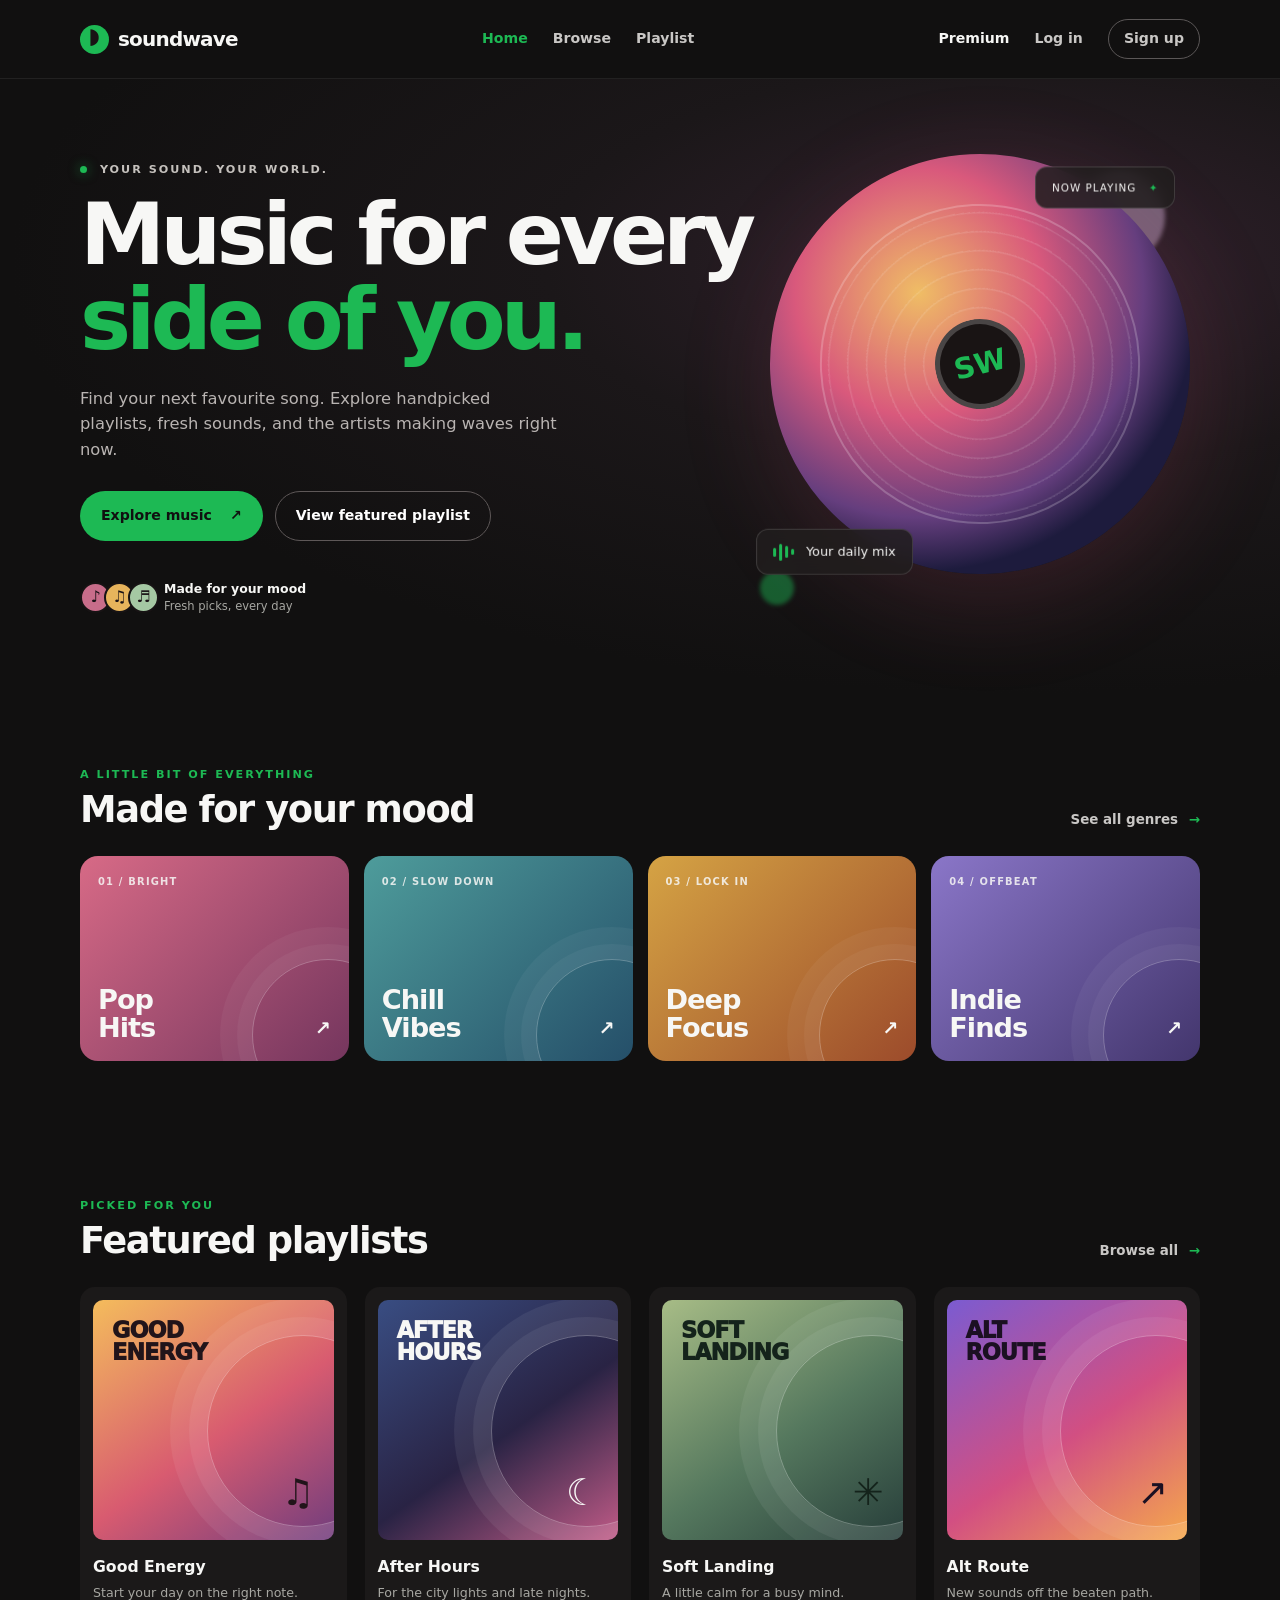
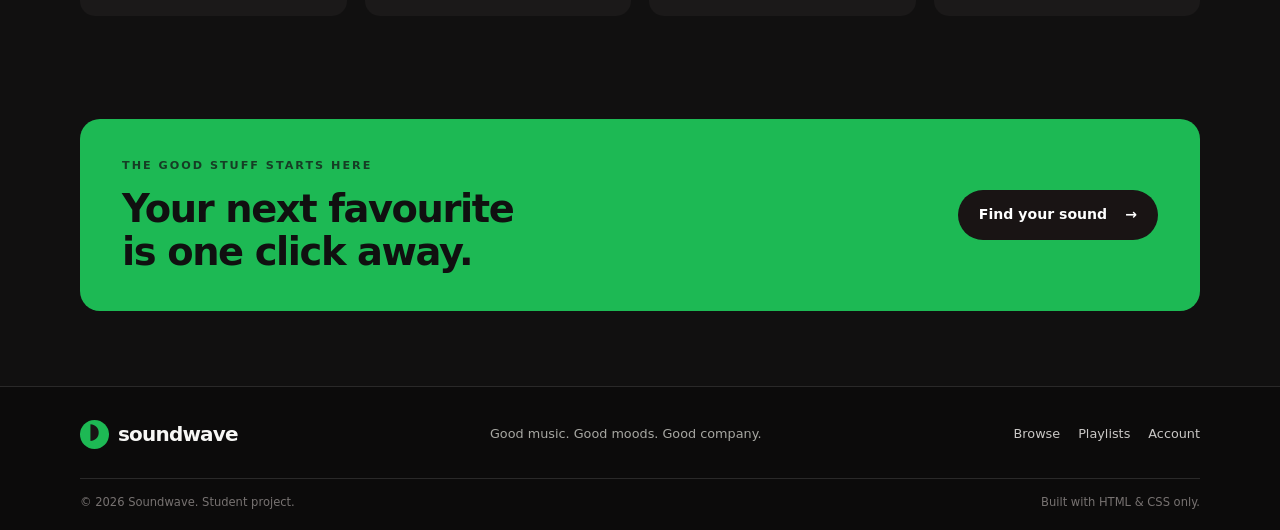
<file: index.html>
<!DOCTYPE html>
<html lang="en">
<head>
  <meta charset="UTF-8">
  <meta name="viewport" content="width=device-width, initial-scale=1.0">
  <meta name="description" content="Soundwave — discover playlists, artists, and music for every mood.">
  <title>Soundwave | Home</title>
  <link rel="stylesheet" href="style.css">
</head>
<body>
  <header class="site-header">
    <nav class="navbar container" aria-label="Main navigation">
      <a class="brand" href="index.html" aria-label="Soundwave home"><span class="brand-mark">◖</span> soundwave</a>
      <div class="nav-links">
        <a class="active" href="index.html">Home</a>
        <a href="browse.html">Browse</a>
        <a href="playlist.html">Playlist</a>
      </div>
      <div class="nav-actions"><a class="nav-premium" href="browse.html">Premium</a><a href="login.html">Log in</a><a class="signup-link" href="login.html">Sign up</a></div>
    </nav>
  </header>

  <main>
    <section class="hero">
      <div class="hero-orb orb-one"></div><div class="hero-orb orb-two"></div>
      <div class="container hero-content">
        <p class="eyebrow"><span class="live-dot"></span> YOUR SOUND. YOUR WORLD.</p>
        <h1>Music for every<br><span>side of you.</span></h1>
        <p class="hero-copy">Find your next favourite song. Explore handpicked playlists, fresh sounds, and the artists making waves right now.</p>
        <div class="hero-actions"><a class="button button-green" href="browse.html">Explore music <span aria-hidden="true">↗</span></a><a class="button button-outline" href="playlist.html">View featured playlist</a></div>
        <div class="hero-note"><span class="avatar-stack"><i>♪</i><i>♫</i><i>♬</i></span><span><strong>Made for your mood</strong><small>Fresh picks, every day</small></span></div>
      </div>
      <div class="hero-art" role="img" aria-label="Abstract colorful album artwork">
        <div class="art-disc"><div class="disc-center">SW</div></div>
        <div class="floating-tag tag-top">NOW PLAYING <b>✦</b></div>
        <div class="floating-tag tag-bottom"><span class="equalizer"><i></i><i></i><i></i><i></i></span> Your daily mix</div>
      </div>
    </section>

    <section class="section container">
      <div class="section-heading"><div><p class="eyebrow green-text">A LITTLE BIT OF EVERYTHING</p><h2>Made for your mood</h2></div><a class="text-link" href="browse.html">See all genres <span>→</span></a></div>
      <div class="genre-grid">
        <a class="genre-card genre-pop" href="browse.html"><span>01 / BRIGHT</span><strong>Pop<br>Hits</strong><b>↗</b></a>
        <a class="genre-card genre-chill" href="browse.html"><span>02 / SLOW DOWN</span><strong>Chill<br>Vibes</strong><b>↗</b></a>
        <a class="genre-card genre-focus" href="browse.html"><span>03 / LOCK IN</span><strong>Deep<br>Focus</strong><b>↗</b></a>
        <a class="genre-card genre-indie" href="browse.html"><span>04 / OFFBEAT</span><strong>Indie<br>Finds</strong><b>↗</b></a>
      </div>
    </section>

    <section class="section container">
      <div class="section-heading"><div><p class="eyebrow green-text">PICKED FOR YOU</p><h2>Featured playlists</h2></div><a class="text-link" href="browse.html">Browse all <span>→</span></a></div>
      <div class="playlist-grid">
        <a class="playlist-card" href="playlist.html"><div class="cover cover-sunrise"><span>GOOD<br>ENERGY</span><i>♫</i></div><h3>Good Energy</h3><p>Start your day on the right note.</p></a>
        <a class="playlist-card" href="playlist.html"><div class="cover cover-midnight"><span>AFTER<br>HOURS</span><i>☾</i></div><h3>After Hours</h3><p>For the city lights and late nights.</p></a>
        <a class="playlist-card" href="playlist.html"><div class="cover cover-earth"><span>SOFT<br>LANDING</span><i>✳</i></div><h3>Soft Landing</h3><p>A little calm for a busy mind.</p></a>
        <a class="playlist-card" href="playlist.html"><div class="cover cover-electric"><span>ALT<br>ROUTE</span><i>↗</i></div><h3>Alt Route</h3><p>New sounds off the beaten path.</p></a>
      </div>
    </section>

    <section class="cta container"><div><p class="eyebrow">THE GOOD STUFF STARTS HERE</p><h2>Your next favourite<br>is one click away.</h2></div><a class="button button-dark" href="browse.html">Find your sound <span>→</span></a></section>
  </main>

  <footer class="site-footer"><div class="container footer-main"><a class="brand" href="index.html"><span class="brand-mark">◖</span> soundwave</a><p>Good music. Good moods. Good company.</p><div class="footer-links"><a href="browse.html">Browse</a><a href="playlist.html">Playlists</a><a href="login.html">Account</a></div></div><div class="container footer-bottom"><span>© 2026 Soundwave. Student project.</span><span>Built with HTML & CSS only.</span></div></footer>
</body>
</html>
</file>
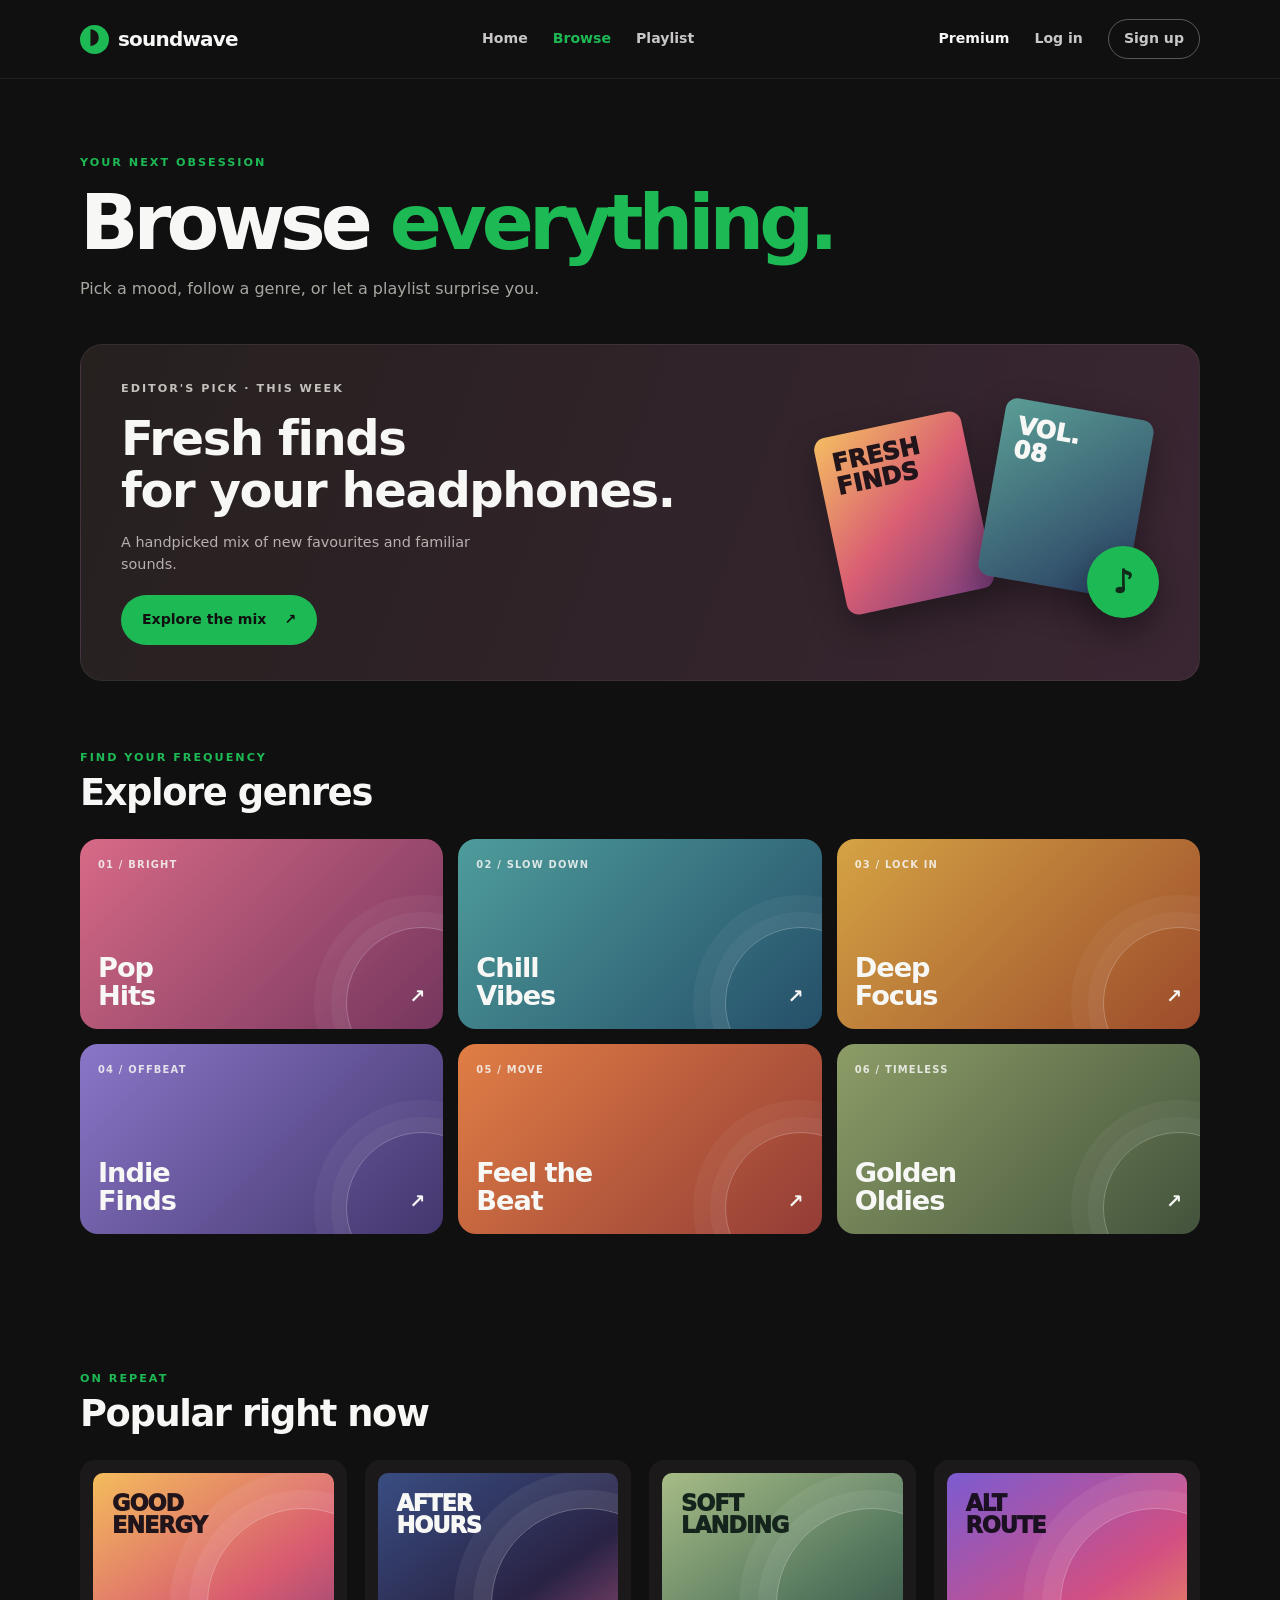
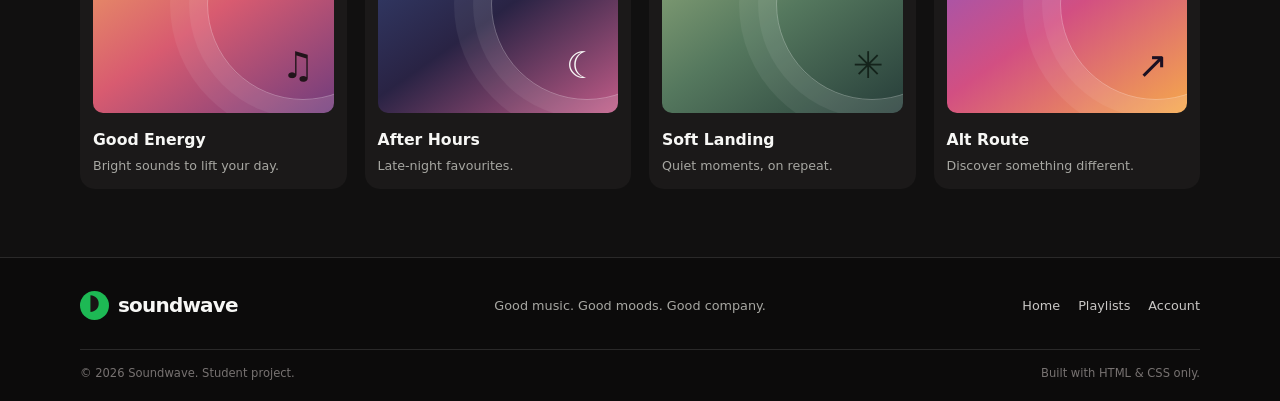
<file: browse.html>
<!DOCTYPE html>
<html lang="en">
<head>
  <meta charset="UTF-8"><meta name="viewport" content="width=device-width, initial-scale=1.0">
  <meta name="description" content="Browse genres and curated playlists on Soundwave.">
  <title>Browse Music | Soundwave</title><link rel="stylesheet" href="style.css">
</head>
<body>
<header class="site-header"><nav class="navbar container" aria-label="Main navigation">
  <a class="brand" href="index.html"><span class="brand-mark">◖</span> soundwave</a>
  <div class="nav-links"><a href="index.html">Home</a><a class="active" href="browse.html">Browse</a><a href="playlist.html">Playlist</a></div>
  <div class="nav-actions"><a class="nav-premium" href="browse.html">Premium</a><a href="login.html">Log in</a><a class="signup-link" href="login.html">Sign up</a></div>
</nav></header>
<main class="container page-main">
  <section class="page-intro"><p class="eyebrow green-text">YOUR NEXT OBSESSION</p><h1>Browse <span>everything.</span></h1><p>Pick a mood, follow a genre, or let a playlist surprise you.</p></section>
  <section class="browse-feature">
    <div><p class="eyebrow">EDITOR'S PICK · THIS WEEK</p><h2>Fresh finds<br>for your headphones.</h2><p>A handpicked mix of new favourites and familiar sounds.</p><a class="button button-green" href="playlist.html">Explore the mix <span>↗</span></a></div>
    <div class="feature-collage" aria-label="Decorative album artwork"><div class="collage-card collage-a">FRESH<br>FINDS</div><div class="collage-card collage-b">VOL.<br>08</div><div class="collage-card collage-c">♪</div></div>
  </section>
  <section class="section">
    <div class="section-heading"><div><p class="eyebrow green-text">FIND YOUR FREQUENCY</p><h2>Explore genres</h2></div></div>
    <div class="genre-grid browse-genres">
      <a class="genre-card genre-pop" href="playlist.html"><span>01 / BRIGHT</span><strong>Pop<br>Hits</strong><b>↗</b></a>
      <a class="genre-card genre-chill" href="playlist.html"><span>02 / SLOW DOWN</span><strong>Chill<br>Vibes</strong><b>↗</b></a>
      <a class="genre-card genre-focus" href="playlist.html"><span>03 / LOCK IN</span><strong>Deep<br>Focus</strong><b>↗</b></a>
      <a class="genre-card genre-indie" href="playlist.html"><span>04 / OFFBEAT</span><strong>Indie<br>Finds</strong><b>↗</b></a>
      <a class="genre-card genre-rhythm" href="playlist.html"><span>05 / MOVE</span><strong>Feel the<br>Beat</strong><b>↗</b></a>
      <a class="genre-card genre-classic" href="playlist.html"><span>06 / TIMELESS</span><strong>Golden<br>Oldies</strong><b>↗</b></a>
    </div>
  </section>
  <section class="section">
    <div class="section-heading"><div><p class="eyebrow green-text">ON REPEAT</p><h2>Popular right now</h2></div></div>
    <div class="playlist-grid">
      <a class="playlist-card" href="playlist.html"><div class="cover cover-sunrise"><span>GOOD<br>ENERGY</span><i>♫</i></div><h3>Good Energy</h3><p>Bright sounds to lift your day.</p></a>
      <a class="playlist-card" href="playlist.html"><div class="cover cover-midnight"><span>AFTER<br>HOURS</span><i>☾</i></div><h3>After Hours</h3><p>Late-night favourites.</p></a>
      <a class="playlist-card" href="playlist.html"><div class="cover cover-earth"><span>SOFT<br>LANDING</span><i>✳</i></div><h3>Soft Landing</h3><p>Quiet moments, on repeat.</p></a>
      <a class="playlist-card" href="playlist.html"><div class="cover cover-electric"><span>ALT<br>ROUTE</span><i>↗</i></div><h3>Alt Route</h3><p>Discover something different.</p></a>
    </div>
  </section>
</main>
<footer class="site-footer"><div class="container footer-main"><a class="brand" href="index.html"><span class="brand-mark">◖</span> soundwave</a><p>Good music. Good moods. Good company.</p><div class="footer-links"><a href="index.html">Home</a><a href="playlist.html">Playlists</a><a href="login.html">Account</a></div></div><div class="container footer-bottom"><span>© 2026 Soundwave. Student project.</span><span>Built with HTML & CSS only.</span></div></footer>
</body></html>
</file>
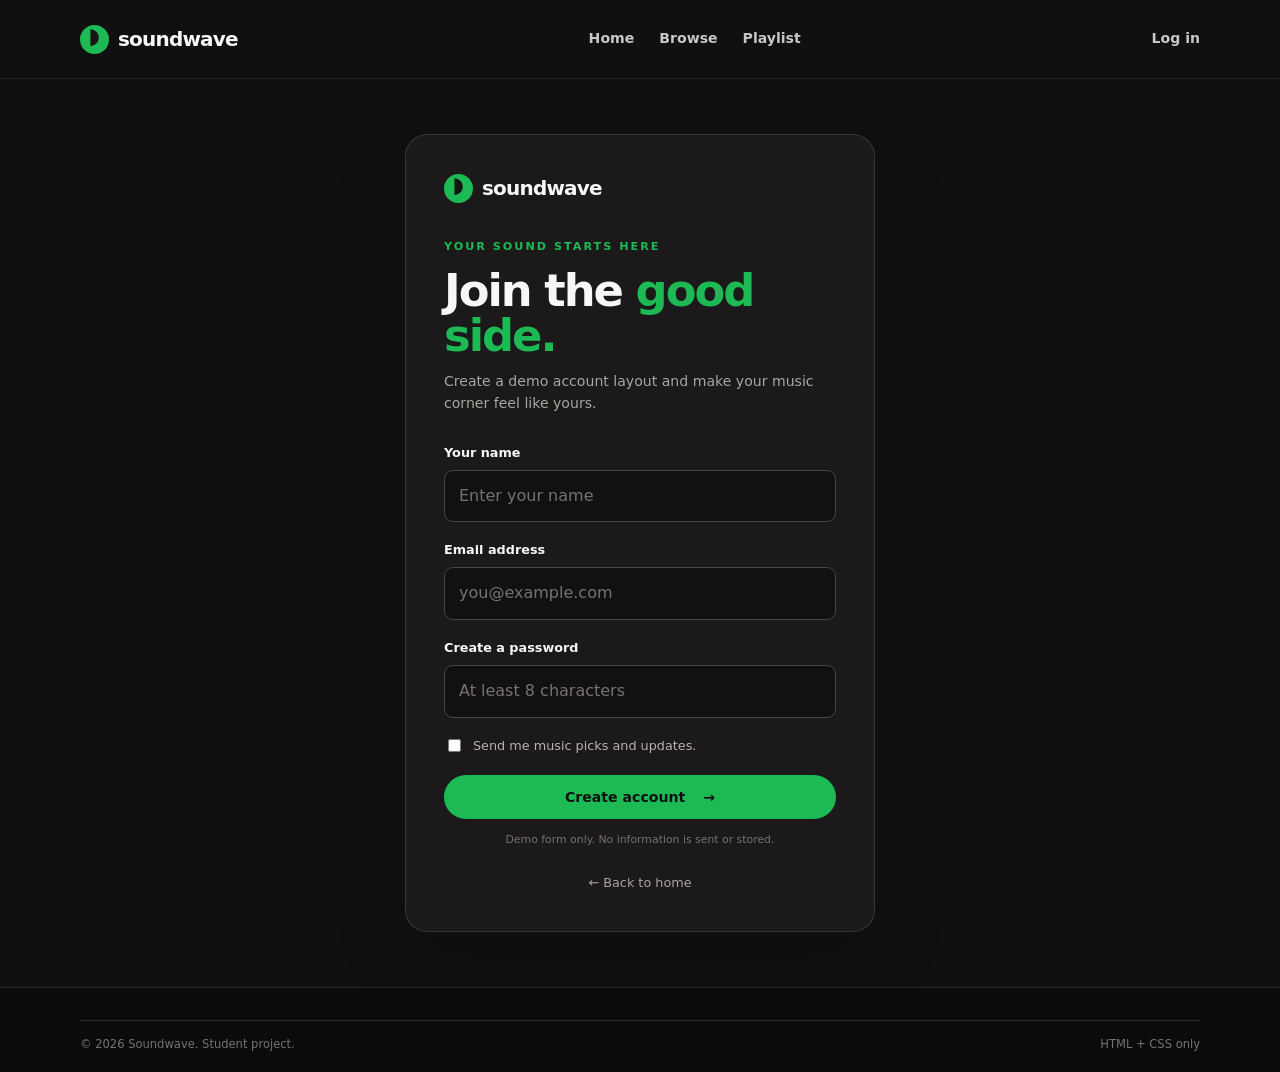
<file: login.html>
<!DOCTYPE html>
<html lang="en">
<head><meta charset="UTF-8"><meta name="viewport" content="width=device-width, initial-scale=1.0"><title>Join Soundwave</title><link rel="stylesheet" href="style.css"></head>
<body class="login-page">
<header class="site-header"><nav class="navbar container" aria-label="Main navigation"><a class="brand" href="index.html"><span class="brand-mark">◖</span> soundwave</a><div class="nav-links"><a href="index.html">Home</a><a href="browse.html">Browse</a><a href="playlist.html">Playlist</a></div><div class="nav-actions"><a href="login.html">Log in</a></div></nav></header>
<main class="login-main container"><section class="login-card"><a class="brand login-brand" href="index.html"><span class="brand-mark">◖</span> soundwave</a><p class="eyebrow green-text">YOUR SOUND STARTS HERE</p><h1>Join the <span>good side.</span></h1><p class="login-subtitle">Create a demo account layout and make your music corner feel like yours.</p>
<form action="#" method="get" class="signup-form">
<label for="full-name">Your name</label><input type="text" id="full-name" name="name" placeholder="Enter your name" required>
<label for="email">Email address</label><input type="email" id="email" name="email" placeholder="you@example.com" required>
<label for="password">Create a password</label><input type="password" id="password" name="password" placeholder="At least 8 characters" minlength="8" required>
<label class="check-label"><input type="checkbox" name="updates"> Send me music picks and updates.</label>
<button class="button button-green form-button" type="submit">Create account <span>→</span></button>
<p class="form-disclaimer">Demo form only. No information is sent or stored.</p>
</form><p class="back-home"><a href="index.html">← Back to home</a></p></section></main>
<footer class="site-footer"><div class="container footer-bottom"><span>© 2026 Soundwave. Student project.</span><span>HTML + CSS only</span></div></footer>
</body></html>
</file>
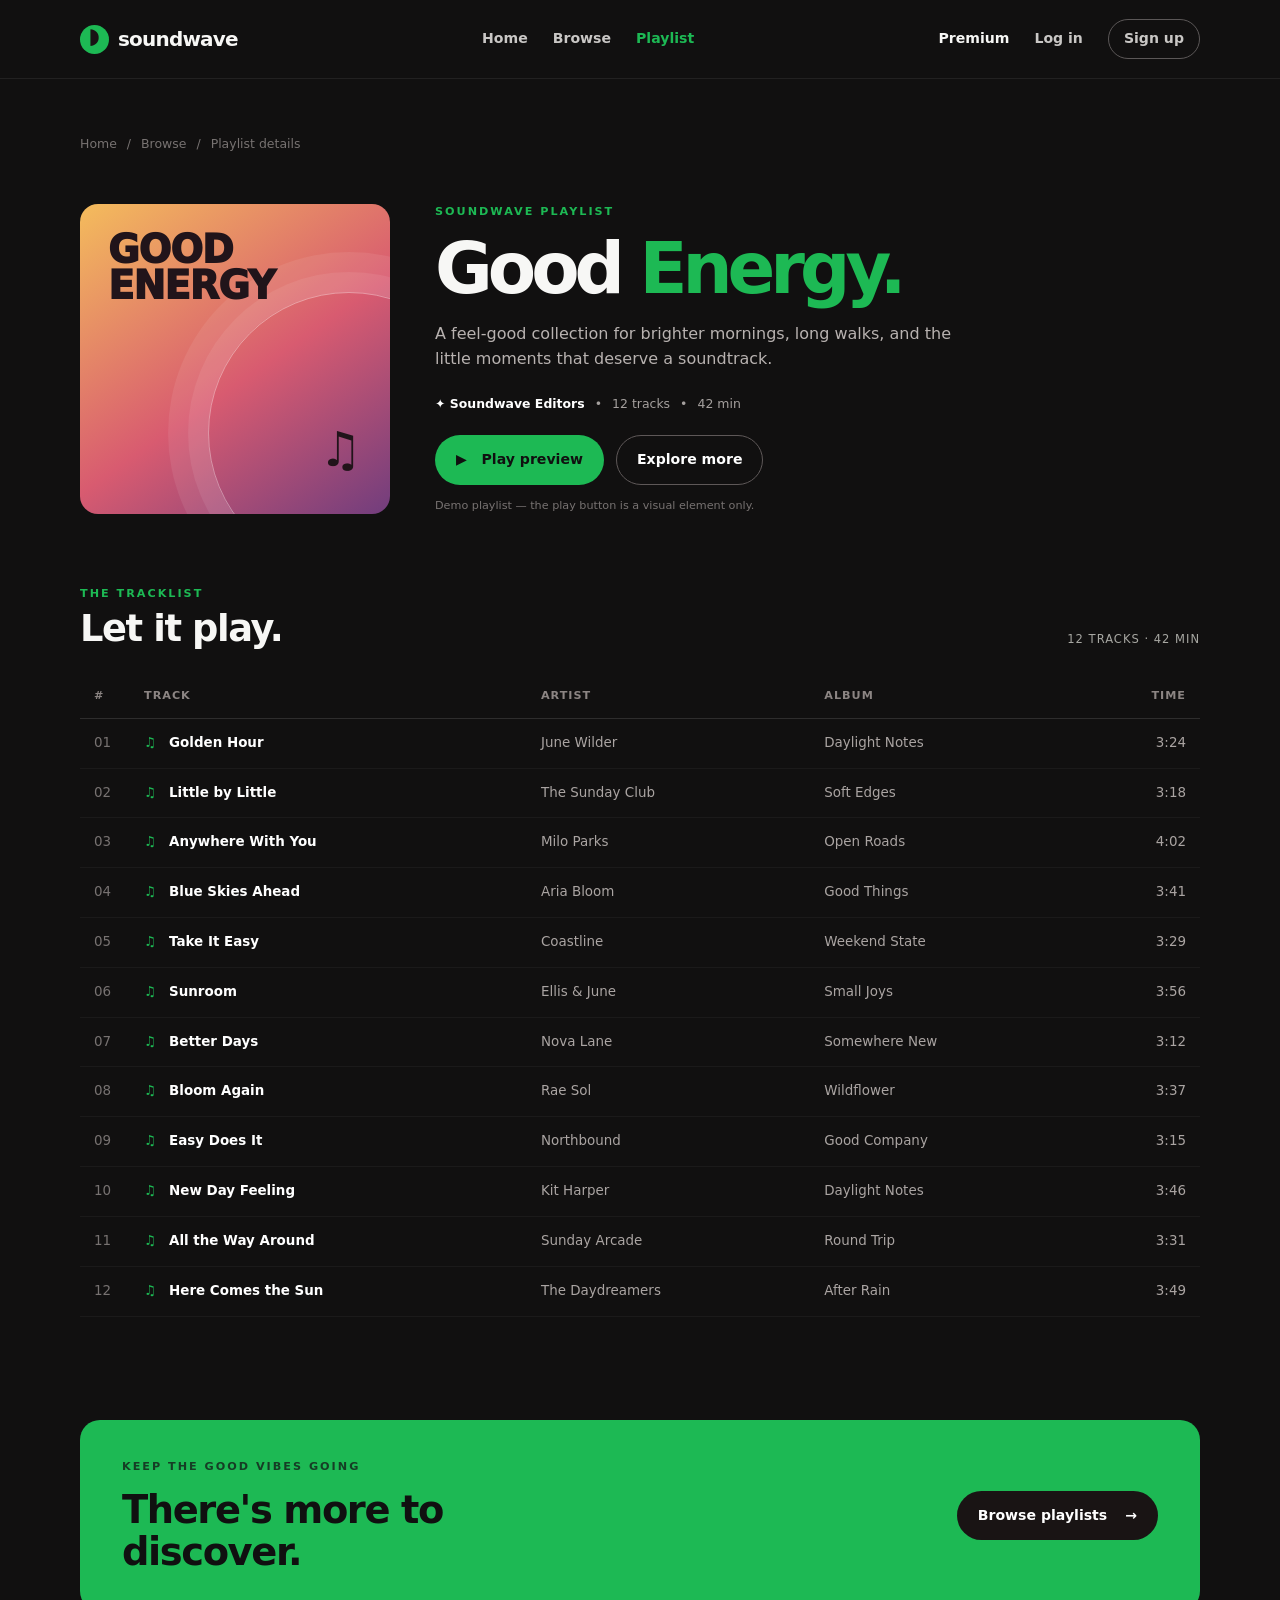
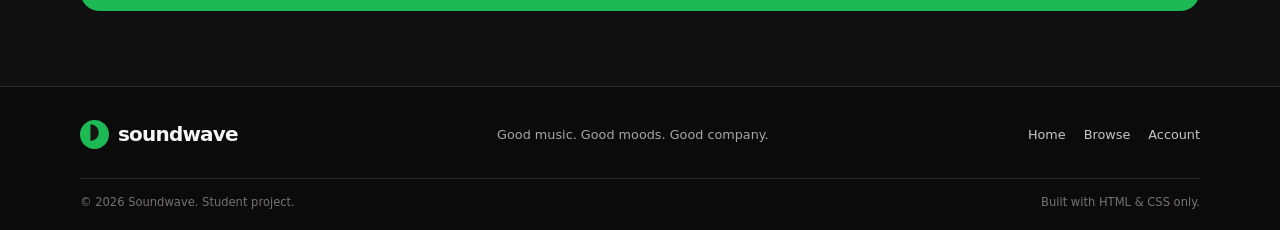
<file: playlist.html>
<!DOCTYPE html>
<html lang="en">
<head>
  <meta charset="UTF-8"><meta name="viewport" content="width=device-width, initial-scale=1.0">
  <meta name="description" content="View the Good Energy playlist on Soundwave.">
  <title>Good Energy Playlist | Soundwave</title><link rel="stylesheet" href="style.css">
</head>
<body>
<header class="site-header"><nav class="navbar container" aria-label="Main navigation">
  <a class="brand" href="index.html"><span class="brand-mark">◖</span> soundwave</a>
  <div class="nav-links"><a href="index.html">Home</a><a href="browse.html">Browse</a><a class="active" href="playlist.html">Playlist</a></div>
  <div class="nav-actions"><a class="nav-premium" href="browse.html">Premium</a><a href="login.html">Log in</a><a class="signup-link" href="login.html">Sign up</a></div>
</nav></header>
<main class="container page-main">
  <div class="breadcrumb"><a href="index.html">Home</a><span>/</span><a href="browse.html">Browse</a><span>/</span><span>Playlist details</span></div>
  <section class="playlist-hero">
    <div class="playlist-cover-large cover-sunrise"><span>GOOD<br>ENERGY</span><i>♫</i></div>
    <div class="playlist-info"><p class="eyebrow green-text">SOUNDWAVE PLAYLIST</p><h1>Good <span>Energy.</span></h1><p class="playlist-description">A feel-good collection for brighter mornings, long walks, and the little moments that deserve a soundtrack.</p><div class="playlist-meta"><span>✦ Soundwave Editors</span><span>•</span><span>12 tracks</span><span>•</span><span>42 min</span></div><div class="playlist-buttons"><a class="button button-green" href="#tracks">▶ &nbsp; Play preview</a><a class="button button-outline" href="browse.html">Explore more</a></div><p class="tiny-note">Demo playlist — the play button is a visual element only.</p></div>
  </section>
  <section class="section track-section" id="tracks">
    <div class="section-heading"><div><p class="eyebrow green-text">THE TRACKLIST</p><h2>Let it play.</h2></div><span class="track-count">12 TRACKS · 42 MIN</span></div>
    <div class="track-table-wrap"><table class="track-table"><thead><tr><th>#</th><th>Track</th><th>Artist</th><th>Album</th><th class="duration">Time</th></tr></thead><tbody>
      <tr><td>01</td><td><span class="track-symbol">♫</span><strong>Golden Hour</strong></td><td>June Wilder</td><td>Daylight Notes</td><td class="duration">3:24</td></tr>
      <tr><td>02</td><td><span class="track-symbol">♫</span><strong>Little by Little</strong></td><td>The Sunday Club</td><td>Soft Edges</td><td class="duration">3:18</td></tr>
      <tr><td>03</td><td><span class="track-symbol">♫</span><strong>Anywhere With You</strong></td><td>Milo Parks</td><td>Open Roads</td><td class="duration">4:02</td></tr>
      <tr><td>04</td><td><span class="track-symbol">♫</span><strong>Blue Skies Ahead</strong></td><td>Aria Bloom</td><td>Good Things</td><td class="duration">3:41</td></tr>
      <tr><td>05</td><td><span class="track-symbol">♫</span><strong>Take It Easy</strong></td><td>Coastline</td><td>Weekend State</td><td class="duration">3:29</td></tr>
      <tr><td>06</td><td><span class="track-symbol">♫</span><strong>Sunroom</strong></td><td>Ellis & June</td><td>Small Joys</td><td class="duration">3:56</td></tr>
      <tr><td>07</td><td><span class="track-symbol">♫</span><strong>Better Days</strong></td><td>Nova Lane</td><td>Somewhere New</td><td class="duration">3:12</td></tr>
      <tr><td>08</td><td><span class="track-symbol">♫</span><strong>Bloom Again</strong></td><td>Rae Sol</td><td>Wildflower</td><td class="duration">3:37</td></tr>
      <tr><td>09</td><td><span class="track-symbol">♫</span><strong>Easy Does It</strong></td><td>Northbound</td><td>Good Company</td><td class="duration">3:15</td></tr>
      <tr><td>10</td><td><span class="track-symbol">♫</span><strong>New Day Feeling</strong></td><td>Kit Harper</td><td>Daylight Notes</td><td class="duration">3:46</td></tr>
      <tr><td>11</td><td><span class="track-symbol">♫</span><strong>All the Way Around</strong></td><td>Sunday Arcade</td><td>Round Trip</td><td class="duration">3:31</td></tr>
      <tr><td>12</td><td><span class="track-symbol">♫</span><strong>Here Comes the Sun</strong></td><td>The Daydreamers</td><td>After Rain</td><td class="duration">3:49</td></tr>
    </tbody></table></div>
  </section>
  <section class="cta"><div><p class="eyebrow">KEEP THE GOOD VIBES GOING</p><h2>There's more to<br>discover.</h2></div><a class="button button-dark" href="browse.html">Browse playlists <span>→</span></a></section>
</main>
<footer class="site-footer"><div class="container footer-main"><a class="brand" href="index.html"><span class="brand-mark">◖</span> soundwave</a><p>Good music. Good moods. Good company.</p><div class="footer-links"><a href="index.html">Home</a><a href="browse.html">Browse</a><a href="login.html">Account</a></div></div><div class="container footer-bottom"><span>© 2026 Soundwave. Student project.</span><span>Built with HTML & CSS only.</span></div></footer>
</body></html>
</file>
<file: style.css>
/* Soundwave — shared stylesheet | DevCamp 2.0 Task 1 */
:root {
  --green: #1DB954;
  --green-dark: #13833c;
  --black: #191414;
  --ink: #f7f7f5;
  --muted: #a7a7a2;
  --panel: #211e1e;
  --line: rgba(255,255,255,.12);
  --page: #111010;
  --radius: 18px;
}
* { box-sizing: border-box; }
html { scroll-behavior: smooth; }
body { margin: 0; background: var(--page); color: var(--ink); font-family: Inter, ui-sans-serif, system-ui, -apple-system, BlinkMacSystemFont, "Segoe UI", sans-serif; line-height: 1.55; }
a { color: inherit; text-decoration: none; }
a, button { -webkit-tap-highlight-color: transparent; }
.container { width: min(1120px, calc(100% - 48px)); margin-inline: auto; }
.site-header { background: rgba(17,16,16,.96); border-bottom: 1px solid rgba(255,255,255,.07); position: relative; z-index: 2; }
.navbar { min-height: 78px; display: flex; align-items: center; justify-content: space-between; gap: 28px; }
.brand { display: inline-flex; align-items: center; gap: 9px; font-size: 1.25rem; font-weight: 850; letter-spacing: -.8px; white-space: nowrap; }
.brand-mark { width: 29px; height: 29px; display: inline-grid; place-items: center; background: var(--green); color: var(--black); border-radius: 50%; font-size: 1.35rem; line-height: 1; transform: rotate(180deg); }
.nav-links, .nav-actions { display: flex; align-items: center; gap: 25px; font-size: .88rem; font-weight: 650; }
.nav-links a, .nav-actions a, .footer-links a { color: #c9c7c5; transition: color .2s ease; }
.nav-links a:hover, .nav-actions a:hover, .footer-links a:hover { color: var(--green); }
.nav-links .active { color: var(--green); }
.nav-premium { color: var(--ink) !important; }
.signup-link { border: 1px solid #5b5757; padding: 8px 15px; border-radius: 30px; }
.hero { min-height: 570px; position: relative; overflow: hidden; display: flex; align-items: center; background: radial-gradient(ellipse at 80% 30%, #32212d 0%, #1b1719 33%, #111010 70%); }
.hero-content { position: relative; z-index: 1; padding-block: 82px; }
.eyebrow { color: #c5c1bd; font-size: .7rem; letter-spacing: 2px; font-weight: 800; margin: 0 0 14px; }
.green-text { color: var(--green); }
.live-dot { display: inline-block; width: 7px; height: 7px; border-radius: 50%; background: var(--green); margin-right: 7px; box-shadow: 0 0 12px #1db954a8; }
h1, h2, h3, p { margin-top: 0; }
h1 { font-size: clamp(3rem, 6.7vw, 5.7rem); letter-spacing: -5px; line-height: .99; margin-bottom: 24px; font-weight: 850; }
h1 span, .playlist-info h1 span, .login-card h1 span { color: var(--green); }
.hero-copy { max-width: 480px; color: #b9b4b2; font-size: 1.02rem; margin-bottom: 29px; }
.hero-actions, .playlist-buttons { display: flex; flex-wrap: wrap; align-items: center; gap: 12px; }
.button { display: inline-flex; justify-content: center; align-items: center; gap: 18px; border: 1px solid transparent; border-radius: 40px; padding: 13px 20px; font-size: .88rem; font-weight: 800; transition: transform .2s ease, background .2s ease, border-color .2s ease; cursor: pointer; font-family: inherit; }
.button:hover { transform: translateY(-3px); }
.button-green { background: var(--green); color: #101010; }
.button-green:hover { background: #39df72; }
.button-outline { border-color: #5e5858; color: white; background: transparent; }
.button-outline:hover { border-color: var(--green); }
.button-dark { background: var(--black); color: white; }
.button-dark:hover { background: #302a2a; }
.hero-note { display: flex; gap: 12px; align-items: center; margin-top: 38px; }
.hero-note strong, .hero-note small { display: block; }
.hero-note strong { font-size: .78rem; }
.hero-note small { color: var(--muted); font-size: .72rem; }
.avatar-stack { display: flex; }
.avatar-stack i { width: 31px; height: 31px; display: grid; place-items: center; border-radius: 50%; border: 2px solid #171314; margin-right: -7px; font-style: normal; background: #c86d8a; color: #1a1216; }
.avatar-stack i:nth-child(2) { background: #e7b45c; }.avatar-stack i:nth-child(3) { background: #a5c8a3; }
.hero-art { position: absolute; width: 420px; height: 420px; right: max(7%, calc((100vw - 1120px)/2)); top: 75px; border-radius: 50%; background: radial-gradient(circle at 40% 30%, #efbd65, #d9597c 32%, #653e7e 58%, #1d1b3d 72%); box-shadow: 0 25px 100px #bd4b7033; transform: rotate(-14deg); }
.art-disc { position: absolute; width: 76%; height: 76%; border: 2px solid #ffffff35; border-radius: 50%; left: 12%; top: 12%; background: repeating-radial-gradient(circle, transparent 0 17px, #ffffff20 18px 19px); display: grid; place-items: center; }
.disc-center { display: grid; place-items: center; width: 90px; height: 90px; border-radius: 50%; background: #191414; color: var(--green); font-size: 1.8rem; font-weight: 900; border: 5px solid #ffffff35; }
.floating-tag { position: absolute; background: #211e1edb; border: 1px solid #ffffff25; backdrop-filter: blur(8px); padding: 12px 16px; border-radius: 12px; font-size: .65rem; letter-spacing: 1px; transform: rotate(14deg); }
.tag-top { top: 48px; right: -24px; }.tag-top b { color: var(--green); margin-left: 8px; }.tag-bottom { bottom: 40px; left: -55px; display: flex; gap: 12px; align-items: center; letter-spacing: 0; font-size: .8rem; }
.equalizer { height: 20px; display: flex; align-items: center; gap: 3px; }.equalizer i { display: block; width: 3px; border-radius: 4px; background: var(--green); height: 9px; }.equalizer i:nth-child(2) { height: 17px; }.equalizer i:nth-child(3) { height: 12px; }.equalizer i:nth-child(4) { height: 6px; }
.hero-orb { position: absolute; border-radius: 50%; filter: blur(2px); opacity: .45; }.orb-one { width: 90px; height: 90px; background: #d2b1d8; right: 9%; top: 15%; }.orb-two { width: 34px; height: 34px; background: var(--green); right: 38%; bottom: 15%; }
.section { padding-block: 68px; }
.section-heading { display: flex; justify-content: space-between; align-items: end; gap: 20px; margin-bottom: 25px; }
.section-heading .eyebrow { margin-bottom: 7px; }
h2 { font-size: clamp(1.7rem, 3vw, 2.3rem); letter-spacing: -1.4px; line-height: 1.1; margin-bottom: 0; }
.text-link { font-size: .84rem; color: #c9c7c5; font-weight: 750; }.text-link span { color: var(--green); margin-left: 6px; }.text-link:hover { color: var(--green); }
.genre-grid { display: grid; grid-template-columns: repeat(4, minmax(0, 1fr)); gap: 15px; }
.genre-card { min-height: 205px; padding: 18px; display: flex; flex-direction: column; justify-content: space-between; border-radius: var(--radius); overflow: hidden; position: relative; isolation: isolate; transition: transform .25s ease, filter .25s ease; }
.genre-card:hover { transform: translateY(-5px); filter: brightness(1.08); }
.genre-card::after { content: ""; position: absolute; width: 150px; height: 150px; border: 1px solid #ffffff44; border-radius: 50%; right: -55px; bottom: -50px; z-index: -1; box-shadow: 0 0 0 15px #ffffff0b, 0 0 0 32px #ffffff0b; }
.genre-card span { font-size: .62rem; font-weight: 800; letter-spacing: 1.2px; opacity: .85; }.genre-card strong { font-size: 1.7rem; line-height: 1.05; letter-spacing: -1px; }.genre-card b { position: absolute; bottom: 17px; right: 18px; font-size: 1.2rem; }
.genre-pop { background: linear-gradient(135deg, #d76a86, #75365e); }.genre-chill { background: linear-gradient(135deg, #4e9c9b, #254f69); }.genre-focus { background: linear-gradient(135deg, #d5a344, #9c4b2b); }.genre-indie { background: linear-gradient(135deg, #8a76c8, #43366d); }.genre-rhythm { background: linear-gradient(135deg, #e17e45, #933c36); }.genre-classic { background: linear-gradient(135deg, #8c9d67, #43533c); }
.playlist-grid { display: grid; grid-template-columns: repeat(4, minmax(0, 1fr)); gap: 18px; }
.playlist-card { min-width: 0; padding: 13px; border-radius: 15px; background: #1b1919; transition: background .2s ease, transform .2s ease; }.playlist-card:hover { background: #292525; transform: translateY(-4px); }
.cover { aspect-ratio: 1 / 1; border-radius: 10px; margin-bottom: 15px; display: flex; flex-direction: column; justify-content: space-between; padding: 19px; overflow: hidden; position: relative; isolation: isolate; }
.cover::before { content: ""; position: absolute; width: 190px; height: 190px; border: 1px solid #ffffff4c; border-radius: 50%; right: -65px; top: 35px; z-index: -1; box-shadow: 0 0 0 18px #ffffff10, 0 0 0 37px #ffffff10; }
.cover span { font-weight: 950; font-size: 1.4rem; letter-spacing: -1px; line-height: 1; }.cover i { font-size: 2.3rem; font-style: normal; align-self: end; }
.cover-sunrise { background: linear-gradient(145deg, #f4bc5c, #d85b70 55%, #713d7d); color: #21141a; }.cover-midnight { background: linear-gradient(145deg, #394d82, #292344 55%, #c05b87); }.cover-earth { background: linear-gradient(145deg, #a7bc86, #55785e 55%, #273e3a); color: #14231b; }.cover-electric { background: linear-gradient(145deg, #7b5bd1, #d24f82 55%, #f5a84c); color: #1b1022; }
.playlist-card h3 { font-size: .98rem; margin: 0 0 4px; }.playlist-card p { color: var(--muted); font-size: .79rem; margin: 0; }
.cta { margin-block: 35px 75px; padding: 38px 42px; background: var(--green); color: #101010; border-radius: 20px; display: flex; align-items: center; justify-content: space-between; gap: 25px; }.cta .eyebrow { color: #163d25; }.cta h2 { font-size: clamp(1.7rem, 3vw, 2.4rem); }
.site-footer { border-top: 1px solid var(--line); background: #0c0b0b; padding: 32px 0 18px; }.footer-main { display: flex; align-items: center; justify-content: space-between; gap: 20px; padding-bottom: 28px; }.footer-main p { color: var(--muted); font-size: .8rem; margin: 0; }.footer-links { display: flex; gap: 18px; font-size: .8rem; }.footer-bottom { border-top: 1px solid var(--line); padding-top: 15px; display: flex; justify-content: space-between; color: #777271; font-size: .72rem; }
.page-main { padding-top: 50px; }.page-intro { padding: 25px 0 42px; }.page-intro h1 { font-size: clamp(3rem, 6vw, 5rem); margin-bottom: 16px; }.page-intro p:last-child { color: var(--muted); margin-bottom: 0; }
.browse-feature { background: linear-gradient(110deg, #26201f, #3a2633); border: 1px solid #ffffff10; border-radius: 22px; padding: 35px 40px; display: flex; justify-content: space-between; align-items: center; min-height: 290px; overflow: hidden; gap: 30px; }.browse-feature h2 { font-size: clamp(2rem, 4vw, 3rem); margin-bottom: 14px; }.browse-feature p:not(.eyebrow) { color: #b8b0af; max-width: 390px; font-size: .9rem; }.browse-feature .button { margin-top: 5px; }
.feature-collage { width: 330px; height: 210px; flex-shrink: 0; position: relative; }.collage-card { position: absolute; width: 150px; height: 180px; padding: 15px; border-radius: 12px; font-size: 1.5rem; font-weight: 950; line-height: 1; box-shadow: 0 14px 35px #0005; }.collage-a { background: linear-gradient(140deg, #f4bd62, #d95e73, #783d7e); color: #21141a; left: 0; top: 15px; transform: rotate(-12deg); }.collage-b { background: linear-gradient(140deg, #5a9d95, #283d61); right: 18px; top: 0; transform: rotate(10deg); }.collage-c { background: var(--green); color: #102b19; width: 72px; height: 72px; border-radius: 50%; display: grid; place-items: center; right: 0; bottom: 0; font-size: 2rem; }
.browse-genres { grid-template-columns: repeat(3, minmax(0, 1fr)); }.browse-genres .genre-card { min-height: 190px; }
.breadcrumb { display: flex; gap: 10px; align-items: center; color: #777271; font-size: .78rem; margin: 5px 0 30px; }.breadcrumb a:hover { color: var(--green); }
.playlist-hero { display: flex; align-items: center; gap: 45px; padding: 20px 0 40px; }.playlist-cover-large { width: min(34%, 310px); aspect-ratio: 1; flex-shrink: 0; border-radius: 18px; padding: 28px; display: flex; flex-direction: column; justify-content: space-between; overflow: hidden; position: relative; isolation: isolate; }.playlist-cover-large::after { content: ""; position: absolute; width: 280px; height: 280px; border: 1px solid #ffffff60; border-radius: 50%; right: -100px; bottom: -60px; z-index: -1; box-shadow: 0 0 0 20px #ffffff13, 0 0 0 40px #ffffff13; }.playlist-cover-large span { font-weight: 950; font-size: clamp(1.7rem, 3vw, 2.6rem); line-height: .95; letter-spacing: -1px; }.playlist-cover-large i { font-style: normal; font-size: 3rem; align-self: end; }.playlist-info { max-width: 650px; }.playlist-info h1 { font-size: clamp(2.8rem, 5.5vw, 4.5rem); margin-bottom: 18px; }.playlist-description { color: #b8b2b0; max-width: 550px; }.playlist-meta { display: flex; flex-wrap: wrap; gap: 10px; color: #a5a09e; font-size: .78rem; margin: 22px 0; }.playlist-meta span:first-child { color: white; font-weight: 700; }.tiny-note { font-size: .7rem; color: #777271; margin: 12px 0 0; }.track-section { padding-top: 30px; }.track-count { font-size: .72rem; letter-spacing: 1px; color: var(--muted); }.track-table-wrap { overflow-x: auto; }.track-table { width: 100%; border-collapse: collapse; text-align: left; font-size: .84rem; min-width: 610px; }.track-table th { color: #8c8583; font-size: .7rem; font-weight: 650; text-transform: uppercase; letter-spacing: 1px; border-bottom: 1px solid var(--line); padding: 13px 14px; }.track-table td { padding: 14px; border-bottom: 1px solid #ffffff0b; color: #aaa4a2; }.track-table tbody tr:hover { background: #1f1b1b; }.track-table td:nth-child(2) { color: white; }.track-table td:first-child { color: #777271; width: 50px; }.track-symbol { color: var(--green); margin-right: 13px; }.duration { text-align: right; }.track-table th.duration { text-align: right; }
.login-page { min-height: 100vh; display: flex; flex-direction: column; }.login-main { flex: 1; display: grid; place-items: center; padding-block: 55px; }.login-card { width: min(100%, 470px); padding: 38px; border: 1px solid var(--line); border-radius: 22px; background: #1b1919; box-shadow: 0 25px 80px #0002; }.login-brand { margin-bottom: 34px; }.login-card h1 { font-size: 2.8rem; letter-spacing: -2px; margin-bottom: 13px; }.login-subtitle { color: var(--muted); font-size: .88rem; margin-bottom: 28px; }.signup-form { display: flex; flex-direction: column; }.signup-form label { font-size: .8rem; font-weight: 700; margin: 0 0 7px; }.signup-form input:not([type="checkbox"]) { background: #121111; border: 1px solid #4a4444; color: white; padding: 13px 14px; border-radius: 9px; margin-bottom: 18px; font: inherit; outline: none; }.signup-form input:focus { border-color: var(--green); box-shadow: 0 0 0 3px #1db95420; }.signup-form input::placeholder { color: #777271; }.check-label { display: flex; align-items: center; gap: 9px; color: #b8b2b0; font-weight: 500 !important; margin: 0 0 20px !important; }.check-label input { accent-color: var(--green); }.form-button { width: 100%; }.form-disclaimer { text-align: center; color: #777271; font-size: .68rem; margin: 13px 0 0; }.back-home { text-align: center; margin: 24px 0 0; font-size: .8rem; color: #aaa4a2; }.back-home a:hover { color: var(--green); }
@media (max-width: 900px) { .hero-art { width: 320px; height: 320px; right: -25px; top: 120px; opacity: .65; }.hero-content { z-index: 1; }.genre-grid { grid-template-columns: repeat(2, minmax(0, 1fr)); }.playlist-grid { grid-template-columns: repeat(2, minmax(0, 1fr)); }.nav-links { gap: 14px; }.nav-actions { gap: 13px; }.browse-feature { padding: 28px; }.feature-collage { transform: scale(.8); transform-origin: center right; margin-left: -30px; } }
@media (max-width: 620px) { .container { width: min(100% - 32px, 1120px); }.navbar { min-height: 72px; flex-wrap: wrap; padding-block: 14px; gap: 13px; }.brand { font-size: 1.1rem; }.nav-links { order: 3; width: 100%; justify-content: center; border-top: 1px solid var(--line); padding-top: 12px; }.nav-actions { margin-left: auto; font-size: .76rem; gap: 10px; }.nav-premium { display: none; }.signup-link { padding: 6px 10px; }.hero { min-height: 610px; align-items: start; }.hero-content { padding-block: 58px 45px; }.hero h1 { font-size: clamp(3.2rem, 15vw, 4.5rem); letter-spacing: -3.5px; }.hero-copy { max-width: 360px; font-size: .9rem; }.hero-art { width: 190px; height: 190px; right: -30px; top: auto; bottom: 22px; opacity: .38; }.disc-center { width: 50px; height: 50px; font-size: 1rem; }.floating-tag { display: none; }.hero-orb { display: none; }.section { padding-block: 45px; }.section-heading { align-items: start; }.section-heading h2 { font-size: 1.8rem; }.text-link { font-size: .75rem; white-space: nowrap; margin-top: 12px; }.genre-card { min-height: 165px; padding: 15px; }.genre-card strong { font-size: 1.45rem; }.playlist-grid { gap: 11px; }.playlist-card { padding: 9px; }.cover { padding: 13px; }.cover span { font-size: 1.1rem; }.cover i { font-size: 1.7rem; }.playlist-card h3 { font-size: .87rem; }.playlist-card p { font-size: .72rem; }.cta { padding: 27px 23px; margin-block: 20px 50px; align-items: start; flex-direction: column; }.footer-main { align-items: start; flex-direction: column; }.footer-links { flex-wrap: wrap; }.footer-bottom { gap: 10px; flex-direction: column; }.page-main { padding-top: 30px; }.page-intro { padding: 20px 0 30px; }.page-intro h1 { font-size: 3.1rem; letter-spacing: -3px; }.browse-feature { padding: 25px 22px; min-height: 0; }.feature-collage { display: none; }.browse-feature h2 { font-size: 2.2rem; }.browse-genres { grid-template-columns: repeat(2, minmax(0, 1fr)); }.browse-genres .genre-card { min-height: 160px; }.playlist-hero { align-items: start; flex-direction: column; gap: 28px; }.playlist-cover-large { width: min(100%, 310px); }.playlist-info h1 { font-size: 3.2rem; letter-spacing: -3px; }.track-count { font-size: .6rem; }.track-table th, .track-table td { padding: 12px 9px; }.login-card { padding: 27px 22px; }.login-card h1 { font-size: 2.4rem; } }
</file>
